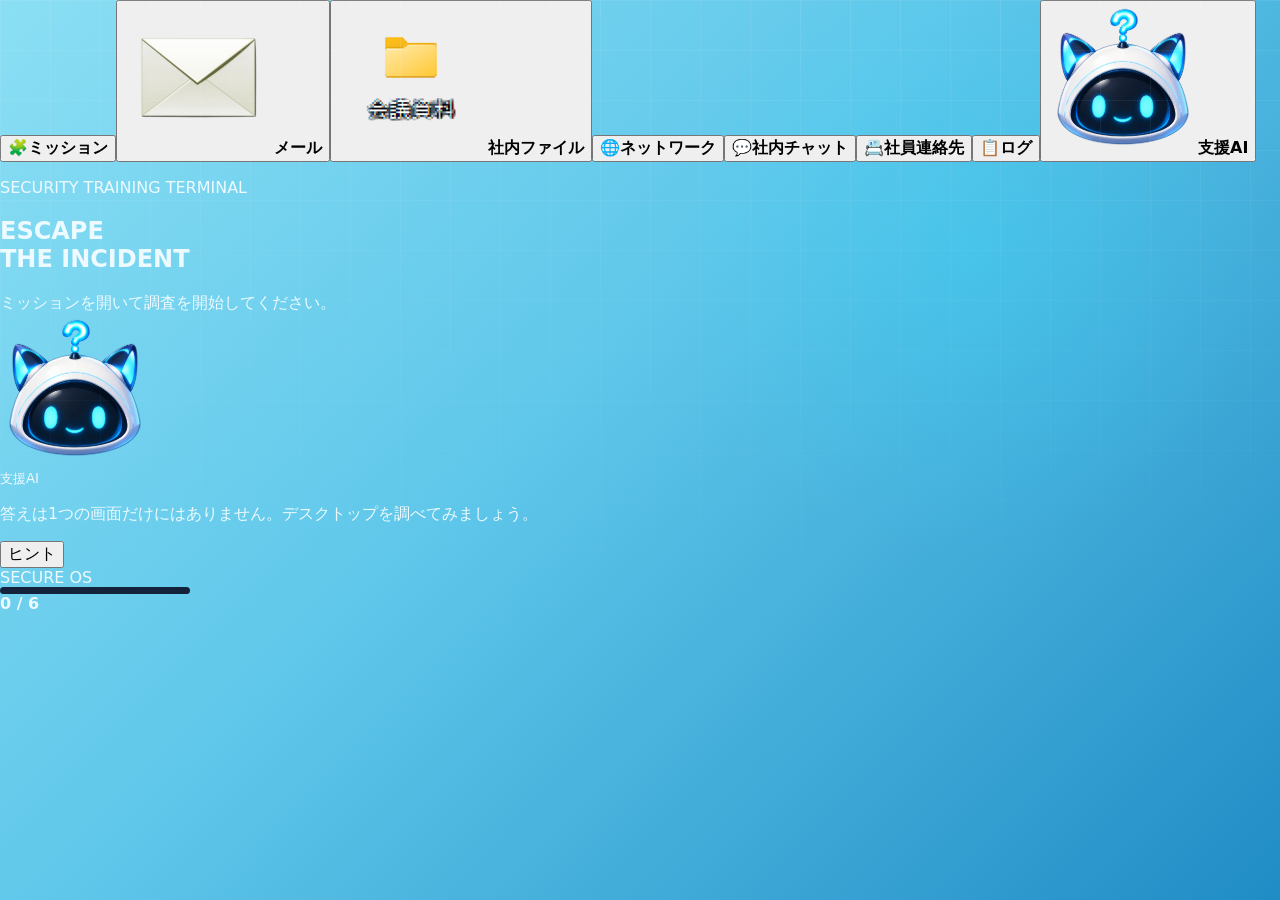
<file: index.html>
<!doctype html><html lang="ja"><head><meta charset="utf-8"><meta name="viewport" content="width=device-width,initial-scale=1"><title>SECURITY ESCAPE | ハタンボ</title><link rel="stylesheet" href="css/style.css"></head><body><main id="desktop" class="desktop"><aside class="icons"><button data-app="mission"><span>🧩</span><b>ミッション</b></button><button data-app="mail"><img src="assets/mail.png" alt=""><b>メール</b></button><button data-app="files"><img src="assets/folder.png" alt=""><b>社内ファイル</b></button><button data-app="network"><span>🌐</span><b>ネットワーク</b></button><button data-app="chat"><span>💬</span><b>社内チャット</b></button><button data-app="contacts"><span>📇</span><b>社員連絡先</b></button><button data-app="logs"><span>📋</span><b>ログ</b></button><button data-app="assistant"><img src="assets/AI.png" alt=""><b>支援AI</b></button></aside><section class="wallpaper"><p>SECURITY TRAINING TERMINAL</p><h1>ESCAPE<br>THE INCIDENT</h1><div id="objective">ミッションを開いて調査を開始してください。</div></section><section id="window" class="window hidden"><header><strong id="windowTitle">WINDOW</strong><button id="close">×</button></header><div id="windowBody" class="window-body"></div></section><aside class="assistant-dock"><img src="assets/AI.png" alt="支援AI"><div><small>支援AI</small><p id="assistantText">答えは1つの画面だけにはありません。デスクトップを調べてみましょう。</p></div><button id="hint">ヒント</button></aside><footer><span>SECURE OS</span><div class="progress"><i id="bar"></i></div><b id="progressText">0 / 6</b><span id="clock"></span></footer></main><script src="js/app.js"></script></body></html>
</file>
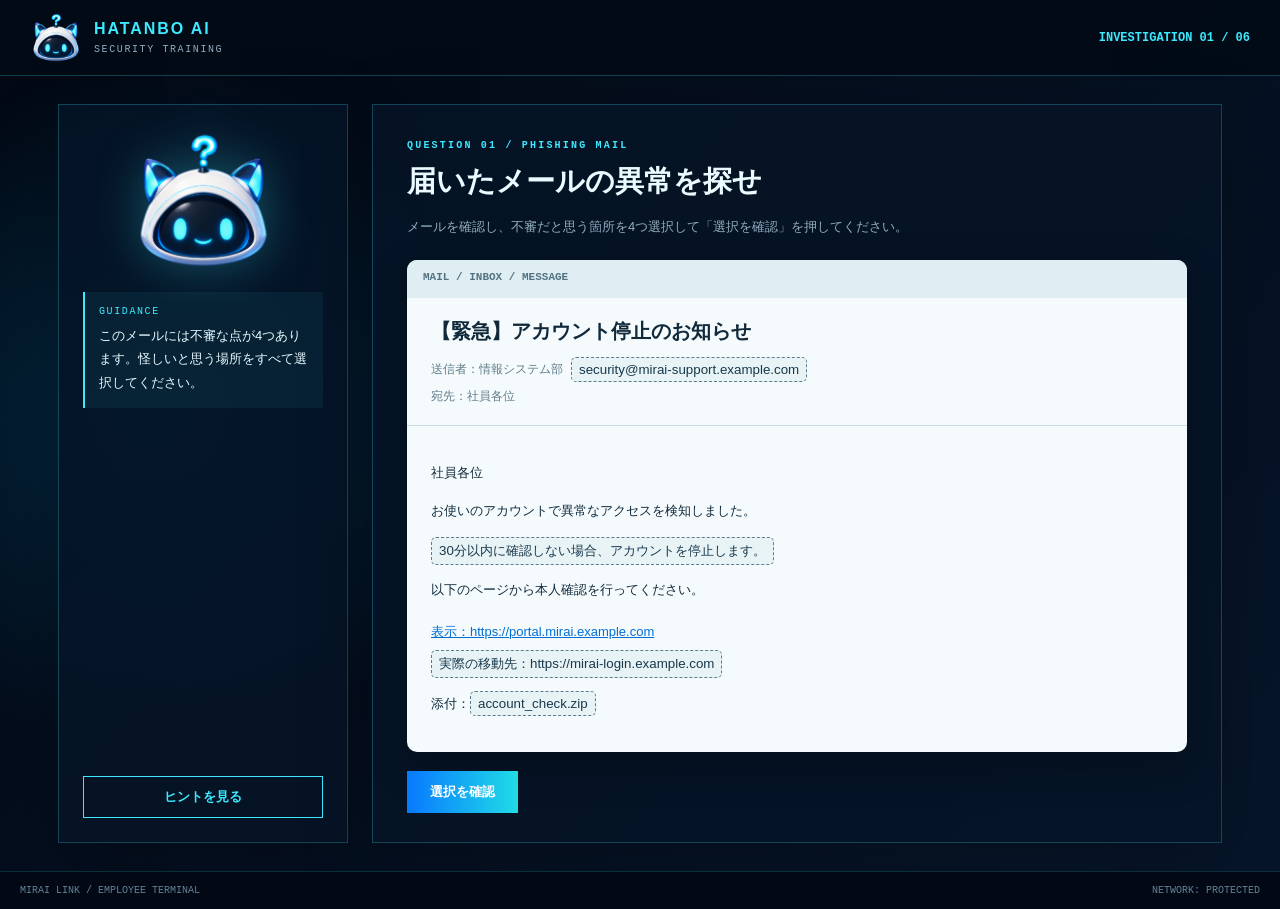
<file: problem1/index.html>
<!doctype html>
<html lang="ja">
<head>
  <meta charset="utf-8">
  <meta name="viewport" content="width=device-width,initial-scale=1">
  <title>問題1｜不審なメールを調査せよ</title>
  <style>
    :root{--bg:#020914;--panel:#07182b;--line:#1d4b68;--cyan:#3de9ff;--text:#eafaff;--muted:#91adbd;--danger:#ff4468;--success:#42ffc0}*{box-sizing:border-box}body{margin:0;min-height:100vh;background:radial-gradient(circle at 12% 45%,rgba(0,184,255,.17),transparent 28%),linear-gradient(135deg,#020813,#07162b);color:var(--text);font-family:"Yu Gothic UI","Noto Sans JP",sans-serif}.screen{min-height:100vh;display:grid;grid-template-rows:76px 1fr 38px}.topbar{display:flex;align-items:center;justify-content:space-between;padding:0 30px;border-bottom:1px solid rgba(61,233,255,.24);background:rgba(2,10,22,.9)}.brand{display:flex;align-items:center;gap:12px}.brand img{width:52px;height:52px;object-fit:contain}.brand b{display:block;color:var(--cyan);letter-spacing:.12em}.brand small{color:var(--muted);font:10px monospace;letter-spacing:.16em}.counter{font:700 12px monospace;color:var(--cyan)}main{display:grid;grid-template-columns:290px minmax(0,850px);justify-content:center;gap:24px;padding:28px}.assistant,.workspace{border:1px solid rgba(61,233,255,.23);background:rgba(5,20,39,.87);box-shadow:0 22px 70px rgba(0,0,0,.23)}.assistant{padding:24px;display:flex;flex-direction:column;align-items:center}.assistant>img{width:145px;height:145px;object-fit:contain;filter:drop-shadow(0 0 24px rgba(61,233,255,.3))}.message{margin-top:18px;border-left:2px solid var(--cyan);padding:14px;background:rgba(61,233,255,.06);font-size:13px;line-height:1.8}.message b{display:block;color:var(--cyan);font:10px monospace;letter-spacing:.16em;margin-bottom:7px}.hint{margin-top:auto;width:100%;padding:11px;border:1px solid var(--cyan);background:transparent;color:var(--cyan);font-weight:700;cursor:pointer}.workspace{padding:29px 34px;overflow:auto}.label{color:var(--cyan);font:700 10px monospace;letter-spacing:.22em}.workspace h1{font-size:29px;margin:10px 0 7px}.lead{color:var(--muted);font-size:13px;line-height:1.8}.mail{margin-top:22px;background:#f5fbfd;color:#102a3c;border-radius:10px;overflow:hidden;box-shadow:0 14px 40px rgba(0,0,0,.25)}.mail-toolbar{height:38px;background:#dfeef3;padding:11px 16px;font:700 11px monospace;color:#527181}.mail-head{padding:20px 24px;border-bottom:1px solid #c9dce3}.mail-head h2{font-size:20px;margin:0 0 12px}.row{display:flex;gap:8px;align-items:center;font-size:12px;color:#617b89;margin-top:6px}.mail-body{padding:22px 24px;font-size:13px;line-height:1.9}.target{border:1px dashed #5e7c8b;background:#e8f3f6;color:#18394c;border-radius:5px;padding:4px 7px;cursor:pointer;transition:.2s}.target:hover{border-color:#ff4468}.target.selected{background:#ffe4e9;border:1px solid var(--danger);color:#9e1732;box-shadow:0 0 0 3px rgba(255,68,104,.1)}.fake-link{display:inline-block;color:#006ed4;text-decoration:underline;margin:5px 0}.check{margin-top:19px;display:flex;align-items:center;gap:13px}.check button{padding:12px 23px;border:0;background:linear-gradient(90deg,#0879ff,#20dce6);color:white;font-weight:800;cursor:pointer}.feedback{font-size:13px;color:#ff7590}.feedback.ok{color:var(--success)}.learning{display:none;margin-top:18px;border:1px solid rgba(66,255,192,.35);background:rgba(66,255,192,.07);padding:15px;font-size:13px;line-height:1.7}.learning.show{display:block}.footer{display:flex;align-items:center;padding:0 20px;border-top:1px solid rgba(61,233,255,.17);font:10px monospace;color:#638398;background:#020914}.footer span:last-child{margin-left:auto}@media(max-width:760px){.screen{min-height:760px}.topbar{padding:0 14px}main{grid-template-columns:1fr;padding:12px}.assistant{display:grid;grid-template-columns:80px 1fr;gap:10px;padding:13px}.assistant>img{width:76px;height:76px}.message{margin:0}.hint{grid-column:1/-1}.workspace{padding:20px}.mail-head,.mail-body{padding:17px}}
  </style>
</head>
<body>
  <div class="screen">
    <header class="topbar">
      <div class="brand"><img src="../assets/AI.png" alt="ハタンボ"><div><b>HATANBO AI</b><small>SECURITY TRAINING</small></div></div>
      <div class="counter">INVESTIGATION 01 / 06</div>
    </header>
    <main>
      <aside class="assistant">
        <img src="../assets/AI.png" alt="アシスタントAI ハタンボ">
        <div class="message"><b>GUIDANCE</b><span id="guide">このメールには不審な点が4つあります。怪しいと思う場所をすべて選択してください。</span></div>
        <button class="hint" id="hint">ヒントを見る</button>
      </aside>
      <section class="workspace">
        <span class="label">QUESTION 01 / PHISHING MAIL</span>
        <h1>届いたメールの異常を探せ</h1>
        <p class="lead">メールを確認し、不審だと思う箇所を4つ選択して「選択を確認」を押してください。</p>
        <article class="mail">
          <div class="mail-toolbar">MAIL / INBOX / MESSAGE</div>
          <div class="mail-head">
            <h2>【緊急】アカウント停止のお知らせ</h2>
            <div class="row">送信者：情報システム部 <button class="target" data-answer="sender">security@mirai-support.example.com</button></div>
            <div class="row">宛先：社員各位</div>
          </div>
          <div class="mail-body">
            <p>社員各位</p>
            <p>お使いのアカウントで異常なアクセスを検知しました。</p>
            <p><button class="target" data-answer="rush">30分以内に確認しない場合、アカウントを停止します。</button></p>
            <p>以下のページから本人確認を行ってください。</p>
            <span class="fake-link">表示：https://portal.mirai.example.com</span><br>
            <button class="target" data-answer="url">実際の移動先：https://mirai-login.example.com</button>
            <p>添付：<button class="target" data-answer="file">account_check.zip</button></p>
          </div>
        </article>
        <div class="check"><button id="check">選択を確認</button><span class="feedback" id="feedback"></span></div>
        <div class="learning" id="learning"><b>問題1 クリア</b><br>不審なメールは、本文だけでなく「送信元」「急かす表現」「リンクの移動先」「予期していない添付ファイル」を確認しましょう。</div>
      </section>
    </main>
    <footer class="footer"><span>MIRAI LINK / EMPLOYEE TERMINAL</span><span>NETWORK: PROTECTED</span></footer>
  </div>
  <script>
    const selected=new Set();
    document.querySelectorAll('[data-answer]').forEach(button=>{
      button.addEventListener('click',()=>{
        const key=button.dataset.answer;
        button.classList.toggle('selected');
        selected.has(key)?selected.delete(key):selected.add(key);
        document.getElementById('feedback').textContent=`選択中：${selected.size} / 4`;
      });
    });
    document.getElementById('check').addEventListener('click',()=>{
      const answers=['sender','rush','url','file'];
      const correct=selected.size===4&&answers.every(answer=>selected.has(answer));
      const feedback=document.getElementById('feedback');
      if(correct){
        feedback.textContent='✓ 正解です。セキュリティログを取得しました。';
        feedback.classList.add('ok');
        document.getElementById('learning').classList.add('show');
        document.getElementById('guide').textContent='よく見つけました。表示名だけで信用せず、送信元や移動先まで確認することが重要です。';
      }else{
        feedback.textContent=selected.size!==4?'怪しい箇所を4つ選択してください。':'選択した場所をもう一度確認してください。';
        feedback.classList.remove('ok');
      }
    });
    document.getElementById('hint').addEventListener('click',()=>{
      document.getElementById('guide').textContent='送信元、急かす文章、表示と異なるURL、予期していない添付ファイルを順番に確認しましょう。';
    });
  </script>
</body>
</html>
</file>
<file: css/style.css>
:root{--cyan:#39e7ff;--blue:#0c73ff;--navy:#06152e;--glass:rgba(6,21,46,.84);--line:rgba(91,222,255,.28);--white:#edfaff;--danger:#ff3158}*{box-sizing:border-box}html,body{margin:0;width:100%;height:100%;overflow:hidden;font-family:"Yu Gothic UI","Noto Sans JP",system-ui,sans-serif;background:#06152e;color:var(--white)}button{font:inherit}.desktop{position:relative;width:100vw;height:100vh;min-height:640px;overflow:hidden;background:radial-gradient(circle at 76% 28%,rgba(46,220,255,.27),transparent 26%),linear-gradient(135deg,#8bdff4 0%,#5fc7ea 44%,#208cc5 100%)}.desktop:before{content:"";position:absolute;inset:0;background:linear-gradient(90deg,rgba(255,255,255,.08) 1px,transparent 1px),linear-gradient(rgba(255,255,255,.07) 1px,transparent 1px);background-size:50px 50px;mask-image:linear-gradient(to bottom,black,transparent 75%)}.noise{position:absolute;inset:0;opacity:.16;pointer-events:none;background-image:url("data:image/svg+xml,%3Csvg viewBox='0 0 200 200' xmlns='http://www.w3.org/2000/svg'%3E%3Cfilter id='n'%3E%3CfeTurbulence type='fractalNoise' baseFrequency='.8' numOctaves='3' stitchTiles='stitch'/%3E%3C/filter%3E%3Crect width='100%25' height='100%25' filter='url(%23n)' opacity='.22'/%3E%3C/svg%3E")}.desktop-icons{position:absolute;z-index:2;top:28px;left:26px;display:grid;gap:17px}.desktop-icon{width:92px;min-height:88px;border:1px solid transparent;border-radius:12px;background:transparent;color:#032340;display:flex;flex-direction:column;align-items:center;justify-content:center;gap:3px;cursor:pointer;position:relative;text-shadow:0 1px rgba(255,255,255,.7)}.desktop-icon:hover,.desktop-icon:focus{background:rgba(255,255,255,.25);border-color:rgba(255,255,255,.45);outline:none}.desktop-icon img{width:48px;height:48px;object-fit:contain;filter:drop-shadow(0 5px 8px rgba(0,39,74,.25))}.desktop-icon span{font-size:12px;font-weight:700}.desktop-icon b{position:absolute;right:13px;top:4px;background:#ff3158;color:white;width:20px;height:20px;border-radius:50%;font-size:11px;display:grid;place-items:center}.hero-status{position:absolute;z-index:1;left:19%;top:20%;color:white;text-shadow:0 2px 18px rgba(0,58,105,.35)}.eyebrow{letter-spacing:.28em;font-size:11px;font-weight:800}.hero-status h1{font-size:clamp(48px,7vw,100px);line-height:.84;letter-spacing:-.06em;margin:20px 0;color:rgba(255,255,255,.82)}.hero-status>p:not(.eyebrow){font-size:14px}.system-line{display:flex;gap:18px;align-items:center;font:700 11px monospace;letter-spacing:.08em}.system-line i{width:8px;height:8px;border-radius:50%;background:#4effb8;box-shadow:0 0 13px #4effb8}.notification{position:absolute;z-index:5;right:28px;bottom:76px;width:350px;background:rgba(239,250,255,.95);color:#06213b;border:1px solid white;border-radius:14px;padding:16px;display:flex;gap:13px;box-shadow:0 18px 50px rgba(0,55,90,.25);cursor:pointer;transition:.3s}.notification:hover{transform:translateY(-4px)}.notification img{width:44px;height:44px;object-fit:contain}.notification strong{font-size:13px}.notification p{font-size:12px;margin:5px 0 0}.hidden{display:none!important}.window{position:absolute;z-index:10;left:50%;top:49%;transform:translate(-50%,-50%);width:min(820px,78vw);height:min(600px,72vh);background:rgba(245,253,255,.96);color:#08243e;border:1px solid rgba(255,255,255,.85);border-radius:18px;box-shadow:0 34px 100px rgba(0,40,72,.38);overflow:hidden;backdrop-filter:blur(18px)}.titlebar{height:48px;background:#eaf7fb;display:flex;align-items:center;justify-content:space-between;padding:0 16px;border-bottom:1px solid #cfe5ee}.titlebar>div{display:flex;gap:7px}.traffic{width:10px;height:10px;border-radius:50%;display:block}.red{background:#ff5b62}.yellow{background:#ffbd2e}.green{background:#28c840}.titlebar strong{font:700 11px monospace;letter-spacing:.16em}.titlebar button{border:0;background:none;font-size:25px;color:#557080;cursor:pointer}.window-body{height:calc(100% - 48px);padding:28px;overflow:auto}.mail-head{border-bottom:1px solid #bddce8;padding-bottom:18px}.mail-head h2{font-size:25px;margin:0 0 13px}.sender{display:flex;justify-content:space-between;color:#5d7280;font-size:13px}.mail-content{max-width:630px;line-height:1.9;font-size:14px}.mail-content .install{display:inline-flex;margin-top:18px;padding:13px 23px;color:white;background:linear-gradient(90deg,#006cff,#12bdd9);border:0;border-radius:8px;font-weight:800;cursor:pointer;box-shadow:0 8px 24px rgba(0,111,255,.25)}.install-view{text-align:center;padding:60px 30px}.loader{height:8px;background:#d3e7ee;border-radius:9px;overflow:hidden;margin:30px auto;width:min(480px,80%)}.loader i{height:100%;display:block;width:0;background:linear-gradient(90deg,#087cff,#2ce9f4);animation:loading 2.4s forwards}@keyframes loading{to{width:100%}}.infection{position:absolute;z-index:30;inset:0;background:#120007;overflow:hidden}.infection:before{content:"";position:absolute;inset:0;background:repeating-linear-gradient(0deg,transparent 0 4px,rgba(255,0,60,.11) 5px);animation:scan 4s linear infinite}@keyframes scan{to{transform:translateY(30px)}}.glitch-title{position:absolute;z-index:3;left:50%;top:12%;transform:translateX(-50%);font:900 clamp(32px,6vw,84px)/1 monospace;color:#fff;letter-spacing:-.08em;text-shadow:5px 0 #00eaff,-5px 0 #ff174f;white-space:nowrap}.virus-popup{position:absolute;width:250px;background:#f3f3f3;color:#111;border:2px solid #ddd;box-shadow:9px 11px 0 rgba(0,0,0,.55);font:12px monospace}.virus-popup header{background:#9b001f;color:#fff;padding:6px 9px}.virus-popup p{padding:12px;margin:0}.virus-popup button{margin:0 10px 10px;float:right}.panic-button{position:absolute;z-index:5;left:50%;bottom:9%;transform:translateX(-50%);border:1px solid #41eeff;background:#06142e;color:#53f3ff;padding:15px 34px;font-weight:900;letter-spacing:.12em;cursor:pointer;box-shadow:0 0 30px rgba(0,229,255,.28)}.mission{position:absolute;z-index:40;inset:0 0 46px;background:radial-gradient(circle at 12% 50%,rgba(0,187,255,.18),transparent 30%),#030b18}.mission:before{content:"";position:absolute;inset:0;pointer-events:none;background:linear-gradient(90deg,var(--line) 1px,transparent 1px),linear-gradient(var(--line) 1px,transparent 1px);background-size:42px 42px;opacity:.16}.mission-header{position:relative;height:86px;border-bottom:1px solid var(--line);display:flex;align-items:center;justify-content:space-between;padding:0 34px;background:rgba(4,16,36,.88)}.brand{display:flex;align-items:center;gap:12px}.brand img{width:58px;height:58px;object-fit:contain}.brand div{display:flex;flex-direction:column}.brand b{letter-spacing:.1em;color:#6deeff}.brand span{font:10px monospace;color:#7c9aaf;letter-spacing:.16em;margin-top:4px}.progress-wrap{display:flex;align-items:center;gap:14px;font:700 12px monospace}.progress{width:190px;height:7px;background:#12233b;border-radius:8px;overflow:hidden}.progress i{display:block;width:0;height:100%;background:linear-gradient(90deg,#0073ff,#3df3ff);transition:.4s}.mission-grid{position:relative;height:calc(100% - 86px);display:grid;grid-template-columns:310px 1fr;gap:24px;padding:24px}.assistant-panel,.puzzle-area{border:1px solid var(--line);background:var(--glass);backdrop-filter:blur(14px)}.assistant-panel{padding:24px;display:flex;flex-direction:column;align-items:center}.assistant-panel>img{width:150px;height:150px;object-fit:contain;filter:drop-shadow(0 0 28px rgba(29,216,255,.35))}.speech{width:100%;margin-top:12px;border-left:2px solid var(--cyan);padding:13px 15px;background:rgba(31,196,255,.07)}.speech span{font:10px monospace;color:var(--cyan);letter-spacing:.15em}.speech p{font-size:13px;line-height:1.8;margin:8px 0}.assistant-panel button,.action-button{margin-top:auto;width:100%;border:1px solid #35dce8;background:rgba(14,181,219,.12);color:#79f7ff;padding:12px;font-weight:800;cursor:pointer}.puzzle-area{padding:30px 36px;overflow:auto}.puzzle-number{font:800 11px monospace;color:var(--cyan);letter-spacing:.2em}.puzzle-area h2{font-size:29px;margin:10px 0}.lead{color:#a9bfd0;line-height:1.8;font-size:14px}.email-card,.data-card,.guide-card{margin-top:20px;border:1px solid #25405f;background:#08162a;padding:20px}.suspicious{border:1px solid #34506e;background:#0d2039;color:#d8edfa;padding:8px;border-radius:5px;cursor:pointer}.suspicious.selected{border-color:#ff5577;background:rgba(255,49,88,.15)}.choice-grid{display:grid;grid-template-columns:repeat(2,minmax(0,1fr));gap:12px;margin:22px 0}.choice{border:1px solid #274868;background:#0a1b32;color:#e6faff;padding:16px;text-align:left;cursor:pointer;border-radius:7px}.choice:hover{border-color:#40eaff}.choice.correct{border-color:#42ffa9;background:rgba(44,255,161,.1)}.choice.wrong{border-color:#ff3158}.password-table{width:100%;border-collapse:collapse;margin-top:20px;font-size:13px}.password-table th,.password-table td{padding:13px;border-bottom:1px solid #23405e;text-align:left}.password-table th{color:#6feeff;font:11px monospace}.answer-row{display:flex;gap:10px;margin-top:22px}.answer-row input{flex:1;background:#061224;border:1px solid #2a4d6d;color:white;padding:13px}.answer-row button,.next-button{border:0;background:linear-gradient(90deg,#0574ff,#18d5df);color:white;padding:13px 22px;font-weight:900;cursor:pointer}.feedback{min-height:24px;font-size:13px;color:#ff7890}.success-panel{text-align:center;padding-top:8vh}.success-panel h2{font-size:44px;color:#5fffd2}.recovery-code{display:inline-block;font:800 30px monospace;letter-spacing:.24em;border:1px solid #42ffd5;padding:18px 24px;margin:20px;box-shadow:0 0 35px rgba(42,255,213,.17)}.knowledge-list{display:grid;grid-template-columns:repeat(2,1fr);gap:10px;text-align:left;margin:24px auto;max-width:620px}.knowledge-list div{background:#0b1d33;border:1px solid #24435f;padding:12px;font-size:12px}.taskbar{position:absolute;z-index:50;bottom:0;left:0;right:0;height:46px;background:rgba(4,16,34,.94);color:#98b9ca;display:flex;align-items:center;gap:12px;padding:0 14px;border-top:1px solid rgba(101,221,255,.2);font:11px monospace}.taskbar .start{background:#087dff;color:white;border:0;width:29px;height:29px;border-radius:7px}.taskbar div{flex:1}.desktop.infected{animation:shake .13s 6}@keyframes shake{50%{transform:translate(3px,-2px)}}@media(max-width:800px){.desktop{min-height:720px}.hero-status{left:130px;top:24%}.desktop-icons{grid-template-columns:repeat(2,78px)}.window{width:92vw}.mission-grid{grid-template-columns:1fr;padding:12px}.assistant-panel{display:grid;grid-template-columns:80px 1fr;gap:10px;padding:12px}.assistant-panel>img{width:75px;height:75px}.assistant-panel button{grid-column:1/-1}.mission-header{padding:0 14px}.progress{width:100px}.puzzle-area{padding:20px}.choice-grid,.knowledge-list{grid-template-columns:1fr}}
</file>
